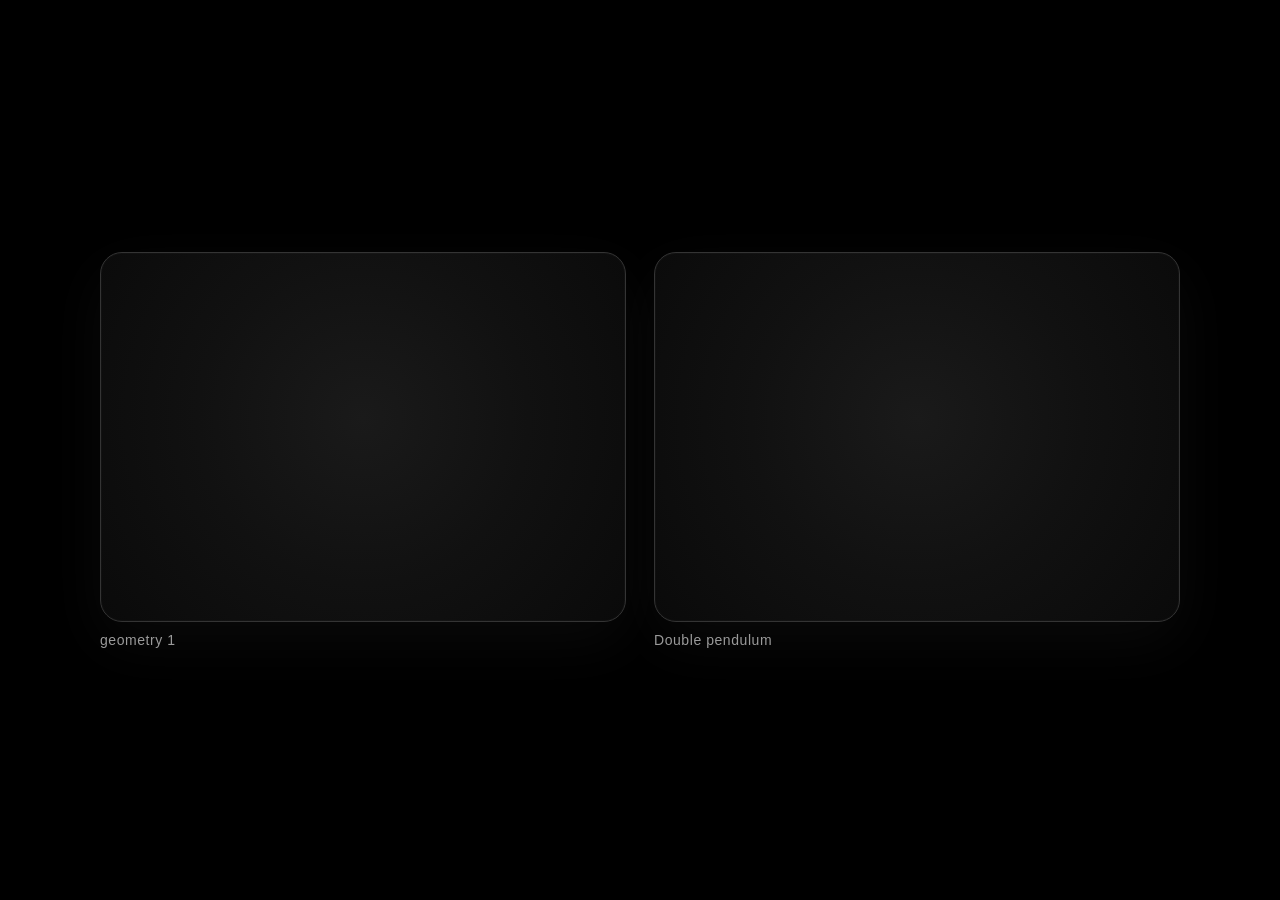
<file: index.html>
<!doctype html>
<html lang="ru">
<head>
  <meta charset="utf-8">
  <meta name="viewport" content="width=device-width, initial-scale=1">
  <title>Uzor</title>
  <link rel="stylesheet" href="styles.css">
  <script src="app.js" defer></script>
</head>
<body class="picker-page">
  <main class="pattern-picker" aria-label="Выбор типа узора">
    <a class="pattern-card" href="geometry1.html">
      <div class="pattern-card__screen" aria-hidden="true"></div>
      <span class="pattern-card__title">geometry 1</span>
    </a>

    <a class="pattern-card" href="double-pendulum.html">
      <div class="pattern-card__screen" aria-hidden="true"></div>
      <span class="pattern-card__title">Double pendulum</span>
    </a>
  </main>
</body>
</html>
</file>
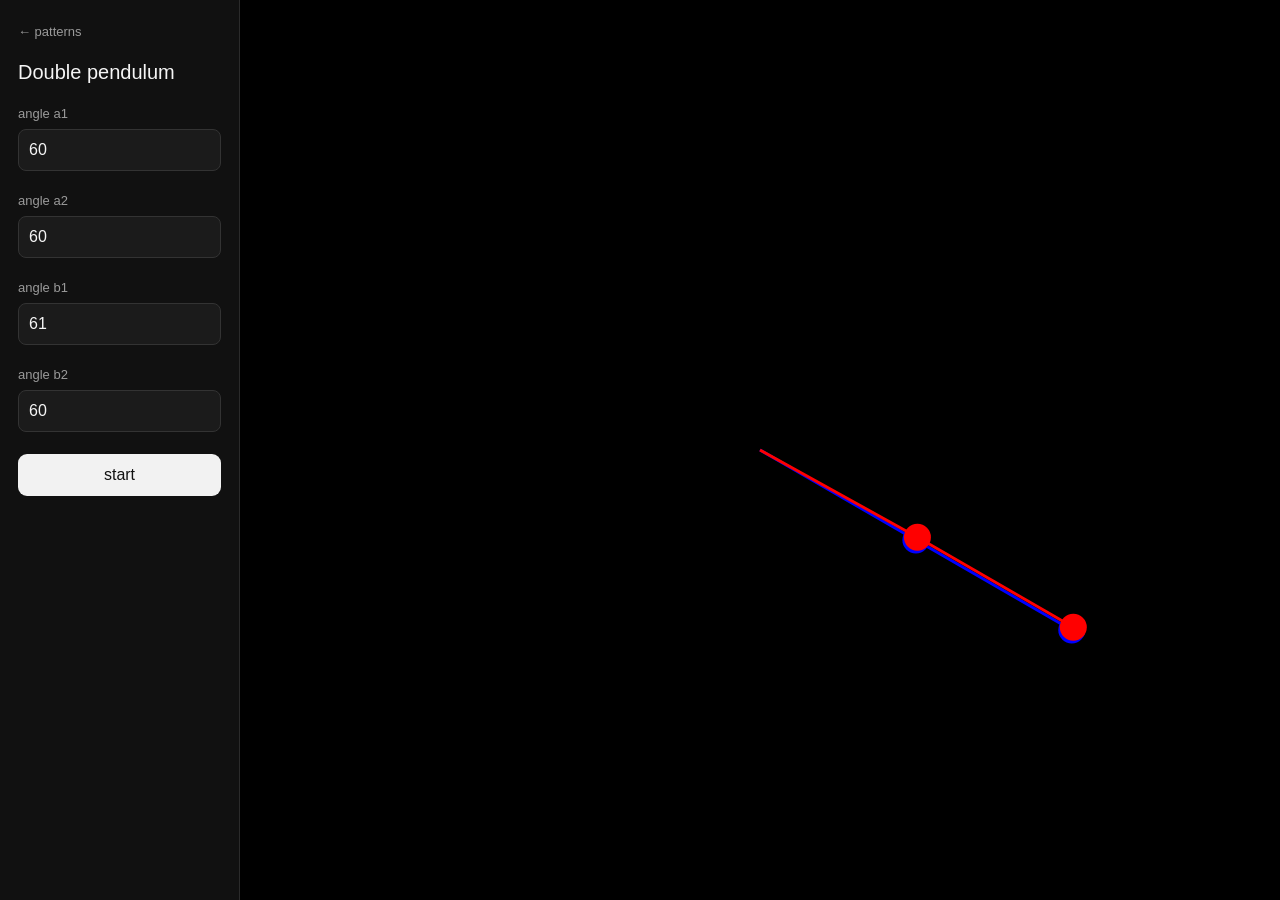
<file: double-pendulum.html>
<!doctype html>
<html lang="ru">
<head>
  <meta charset="utf-8">
  <meta name="viewport" content="width=device-width, initial-scale=1">
  <title>Double pendulum — Uzor</title>
  <link rel="stylesheet" href="styles.css">
  <script src="double-pendulum.js" defer></script>
</head>
<body class="geometry-page">
  <div class="geometry-layout">
    <aside class="geometry-controls">
      <a class="geometry-controls__back" href="index.html">← patterns</a>
      <h1>Double pendulum</h1>

      <div class="control-group">
        <label for="angleA1">angle A1</label>
        <input id="angleA1" type="number" min="0" max="360" step="0.000001" value="60" inputmode="decimal">
      </div>

      <div class="control-group">
        <label for="angleA2">angle A2</label>
        <input id="angleA2" type="number" min="0" max="360" step="0.000001" value="60" inputmode="decimal">
      </div>

      <div class="control-group">
        <label for="angleB1">angle B1</label>
        <input id="angleB1" type="number" min="0" max="360" step="0.000001" value="61" inputmode="decimal">
      </div>

      <div class="control-group">
        <label for="angleB2">angle B2</label>
        <input id="angleB2" type="number" min="0" max="360" step="0.000001" value="60" inputmode="decimal">
      </div>

      <button id="startButton" class="generate-button" type="button">start</button>
    </aside>

    <main class="geometry-stage pendulum-stage">
      <canvas id="pendulumCanvas" aria-label="Симуляция двух двойных маятников"></canvas>
    </main>
  </div>
</body>
</html>
</file>
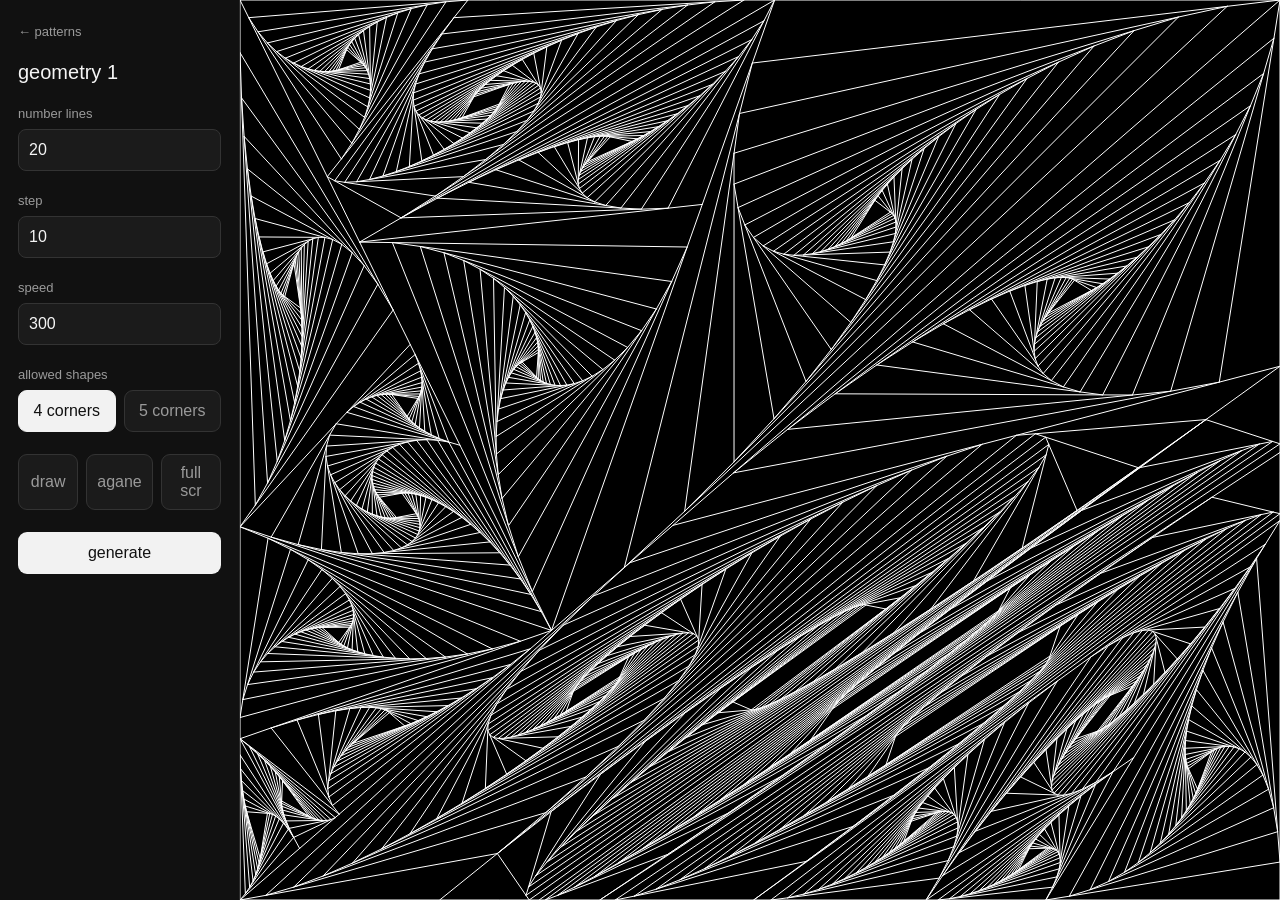
<file: geometry1.html>
<!doctype html>
<html lang="ru">
<head>
  <meta charset="utf-8">
  <meta name="viewport" content="width=device-width, initial-scale=1">
  <title>geometry 1 — Uzor</title>
  <link rel="stylesheet" href="styles.css">
  <script src="geometry1.js?v=paradox-3" defer></script>
</head>
<body class="geometry-page">
  <div class="geometry-layout">
    <aside class="geometry-controls">
      <a class="geometry-controls__back" href="index.html">← patterns</a>
      <h1>geometry 1</h1>

      <div class="control-group">
        <label for="lineCount">number lines</label>
        <input id="lineCount" type="number" min="1" max="30" step="1" value="20" inputmode="numeric">
      </div>

      <div class="control-group">
        <label for="stepInput">step</label>
        <input id="stepInput" type="number" min="5" max="20" step="1" value="10" inputmode="numeric">
      </div>

      <div class="control-group">
        <label for="speedInput">speed</label>
        <input id="speedInput" type="number" min="100" max="10000" step="10" value="300" inputmode="numeric">
      </div>

      <div class="control-group">
        <span class="control-group__label">allowed shapes</span>
        <div class="corner-options">
          <button id="allow4Button" class="option-toggle" type="button" aria-pressed="true">4 corners</button>
          <button id="allow5Button" class="option-toggle" type="button" aria-pressed="false">5 corners</button>
        </div>
      </div>

      <div class="mode-options">
        <button id="drawButton" class="option-toggle" type="button" aria-pressed="false">draw</button>
        <button id="againButton" class="option-toggle" type="button" aria-pressed="false">agane</button>
        <button id="fullScreenButton" class="option-toggle" type="button">full scr</button>
      </div>

      <button id="generateButton" class="generate-button" type="button">generate</button>
    </aside>

    <main class="geometry-stage">
      <canvas id="patternCanvas" aria-label="Сгенерированный геометрический узор"></canvas>
    </main>
  </div>
</body>
</html>
</file>
<file: styles.css>
:root {
  --display-aspect: 1.7777778;
  --page-bg: #000;
  --panel-bg: #111;
  --panel-border: #2b2b2b;
  --text: #f5f5f5;
  --muted: #9a9a9a;
  --control-bg: #1b1b1b;
  --control-hover: #252525;
}

* {
  box-sizing: border-box;
}

html,
body {
  width: 100%;
  min-height: 100%;
  margin: 0;
}

body {
  font-family: Arial, Helvetica, sans-serif;
  color: var(--text);
  background: var(--page-bg);
}

button,
input {
  font: inherit;
}

/* Pattern selection */

.picker-page {
  min-height: 100vh;
  overflow-x: hidden;
}

.pattern-picker {
  display: grid;
  grid-template-columns: repeat(2, minmax(0, 1fr));
  gap: clamp(14px, 2.4vw, 28px);
  width: min(1080px, calc(100vw - 48px));
  min-height: 100vh;
  margin: 0 auto;
  padding: 24px 0;
  align-content: center;
  align-items: start;
}

.pattern-card {
  display: block;
  width: 100%;
  min-width: 0;
  color: inherit;
  text-decoration: none;
}

.pattern-card__screen {
  width: 100%;
  aspect-ratio: var(--display-aspect);
  border: 1px solid #343434;
  border-radius: 22px;
  background:
    radial-gradient(circle at 50% 45%, #1a1a1a 0, #111 50%, #0a0a0a 100%);
  box-shadow:
    0 20px 60px rgba(255, 255, 255, 0.04),
    inset 0 0 0 1px rgba(255, 255, 255, 0.02);
  transition:
    transform 160ms ease,
    border-color 160ms ease,
    background 160ms ease;
}

.pattern-card:hover .pattern-card__screen,
.pattern-card:focus-visible .pattern-card__screen {
  transform: translateY(-4px);
  border-color: #5a5a5a;
  background:
    radial-gradient(circle at 50% 45%, #202020 0, #141414 52%, #0a0a0a 100%);
}

.pattern-card:focus-visible {
  outline: none;
}

.pattern-card__title {
  display: block;
  margin-top: 10px;
  color: var(--muted);
  font-size: 14px;
  letter-spacing: 0.04em;
}

/* Geometry generator */

.geometry-page {
  height: 100vh;
  min-height: 100vh;
  overflow: hidden;
}

.geometry-layout {
  display: grid;
  grid-template-columns: 240px minmax(0, 1fr);
  width: 100%;
  height: 100vh;
}

.geometry-controls {
  position: relative;
  z-index: 2;
  display: flex;
  flex-direction: column;
  gap: 22px;
  padding: 24px 18px;
  overflow-y: auto;
  background: var(--panel-bg);
  border-right: 1px solid var(--panel-border);
}

.geometry-controls__back {
  width: fit-content;
  color: var(--muted);
  text-decoration: none;
  font-size: 13px;
}

.geometry-controls__back:hover,
.geometry-controls__back:focus-visible {
  color: var(--text);
}

.geometry-controls h1 {
  margin: 0;
  font-size: 20px;
  font-weight: 500;
}

.control-group {
  display: grid;
  gap: 8px;
}

.control-group label,
.control-group__label {
  color: var(--muted);
  font-size: 13px;
  text-transform: lowercase;
}

.control-group input {
  width: 100%;
  min-height: 42px;
  padding: 8px 10px;
  color: var(--text);
  background: var(--control-bg);
  border: 1px solid #333;
  border-radius: 8px;
  outline: none;
}

.control-group input:focus {
  border-color: #666;
}

.corner-options,
.mode-options {
  display: grid;
  grid-template-columns: 1fr 1fr;
  gap: 8px;
}

.mode-options {
  grid-template-columns: repeat(3, 1fr);
}

.option-toggle,
.generate-button {
  min-height: 42px;
  padding: 9px 10px;
  border-radius: 9px;
  cursor: pointer;
}

.option-toggle {
  color: var(--muted);
  background: var(--control-bg);
  border: 1px solid #333;
  transition:
    color 140ms ease,
    background 140ms ease,
    border-color 140ms ease;
}

.option-toggle:hover {
  color: var(--text);
  background: var(--control-hover);
}

.option-toggle[aria-pressed="true"] {
  color: #111;
  background: #f2f2f2;
  border-color: #f2f2f2;
}

.generate-button {
  color: #111;
  background: #f2f2f2;
  border: 0;
  transition: background 140ms ease, transform 80ms ease;
}

.generate-button:hover {
  background: #fff;
}

.generate-button:active {
  transform: translateY(1px);
}

.geometry-stage {
  position: relative;
  min-width: 0;
  min-height: 0;
  background: #000;
}

.geometry-stage:fullscreen {
  width: 100vw;
  height: 100vh;
  background: #000;
}

#patternCanvas,
#pendulumCanvas {
  display: block;
  width: 100%;
  height: 100%;
  background: #000;
}

.pendulum-stage {
  overflow: hidden;
}

@media (max-width: 700px) {
  .geometry-layout {
    grid-template-columns: 180px minmax(0, 1fr);
  }

  .geometry-controls {
    padding: 18px 12px;
  }

  .corner-options,
  .mode-options {
    grid-template-columns: 1fr;
  }

  .pattern-picker {
    width: calc(100vw - 24px);
    gap: 12px;
    padding: 12px 0;
  }

  .pattern-card__screen {
    border-radius: 14px;
  }

  .pattern-card__title {
    margin-top: 8px;
    font-size: 12px;
  }
}
</file>
